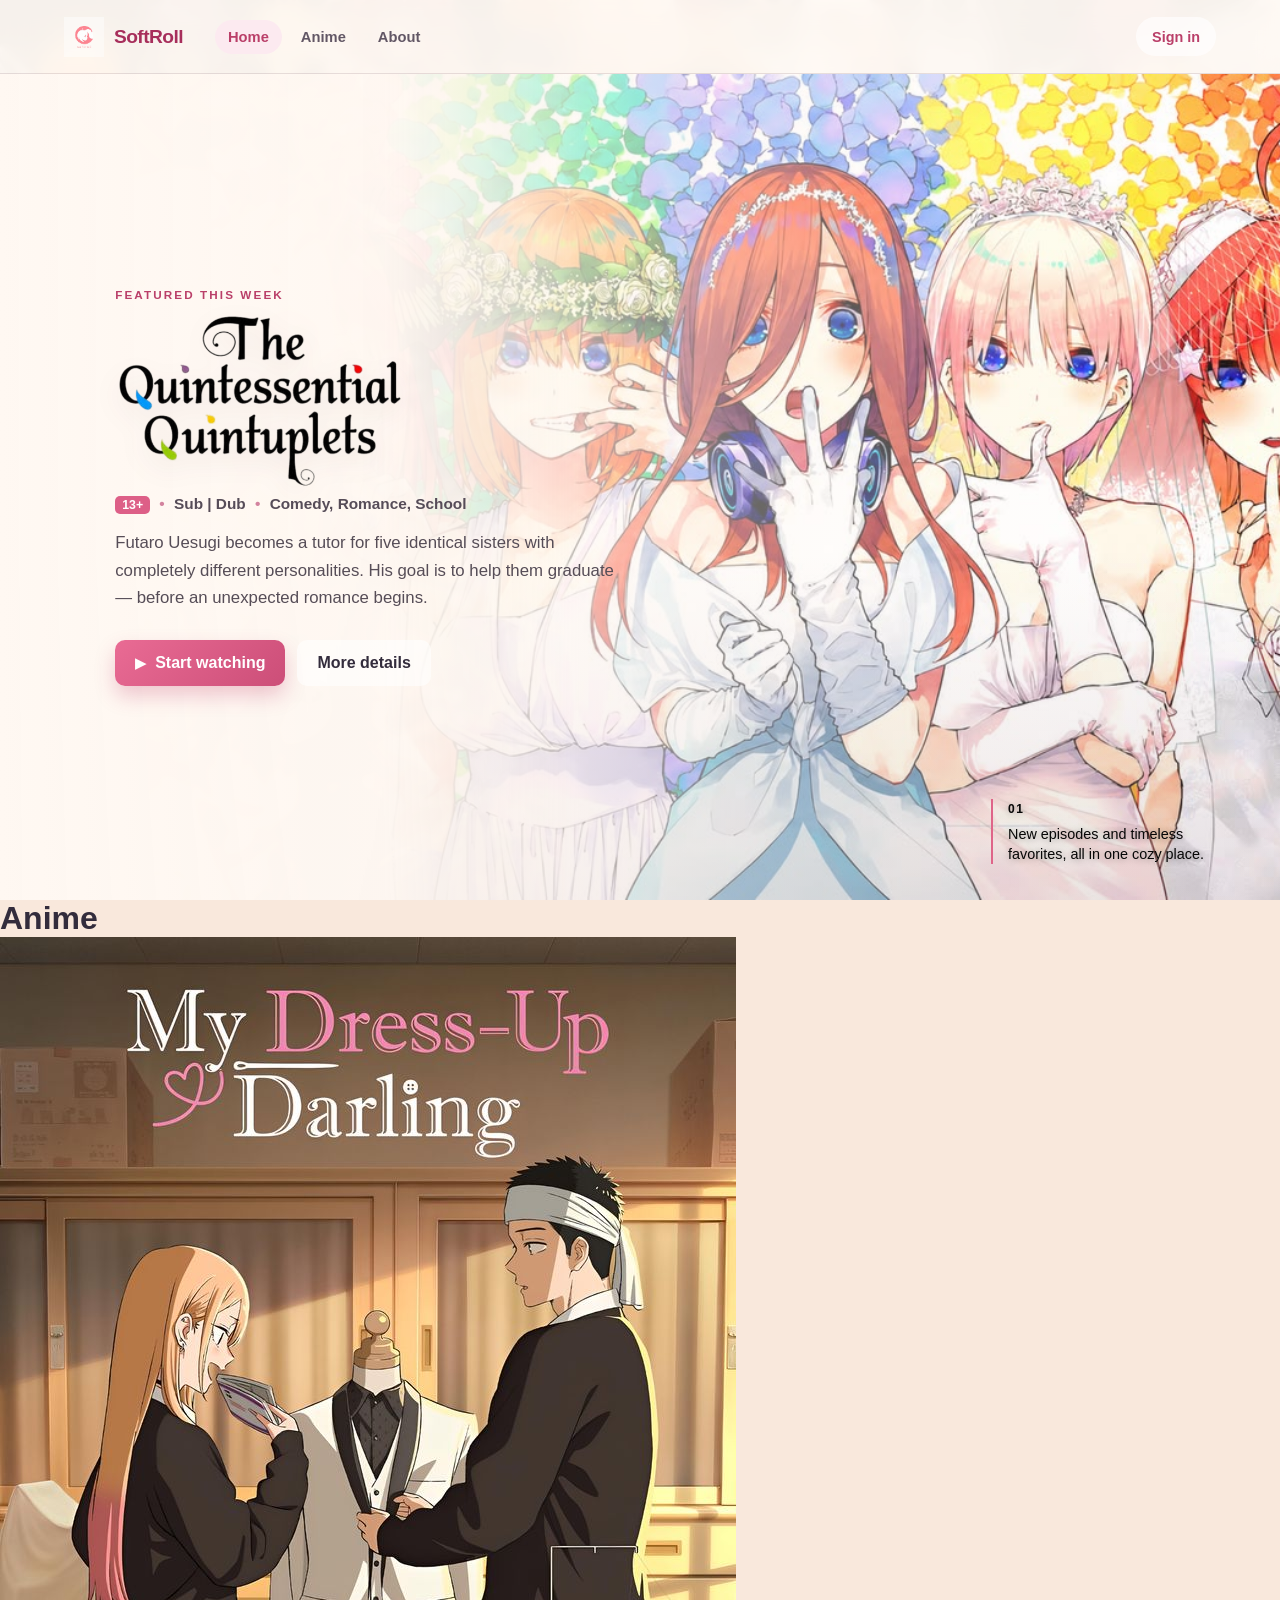
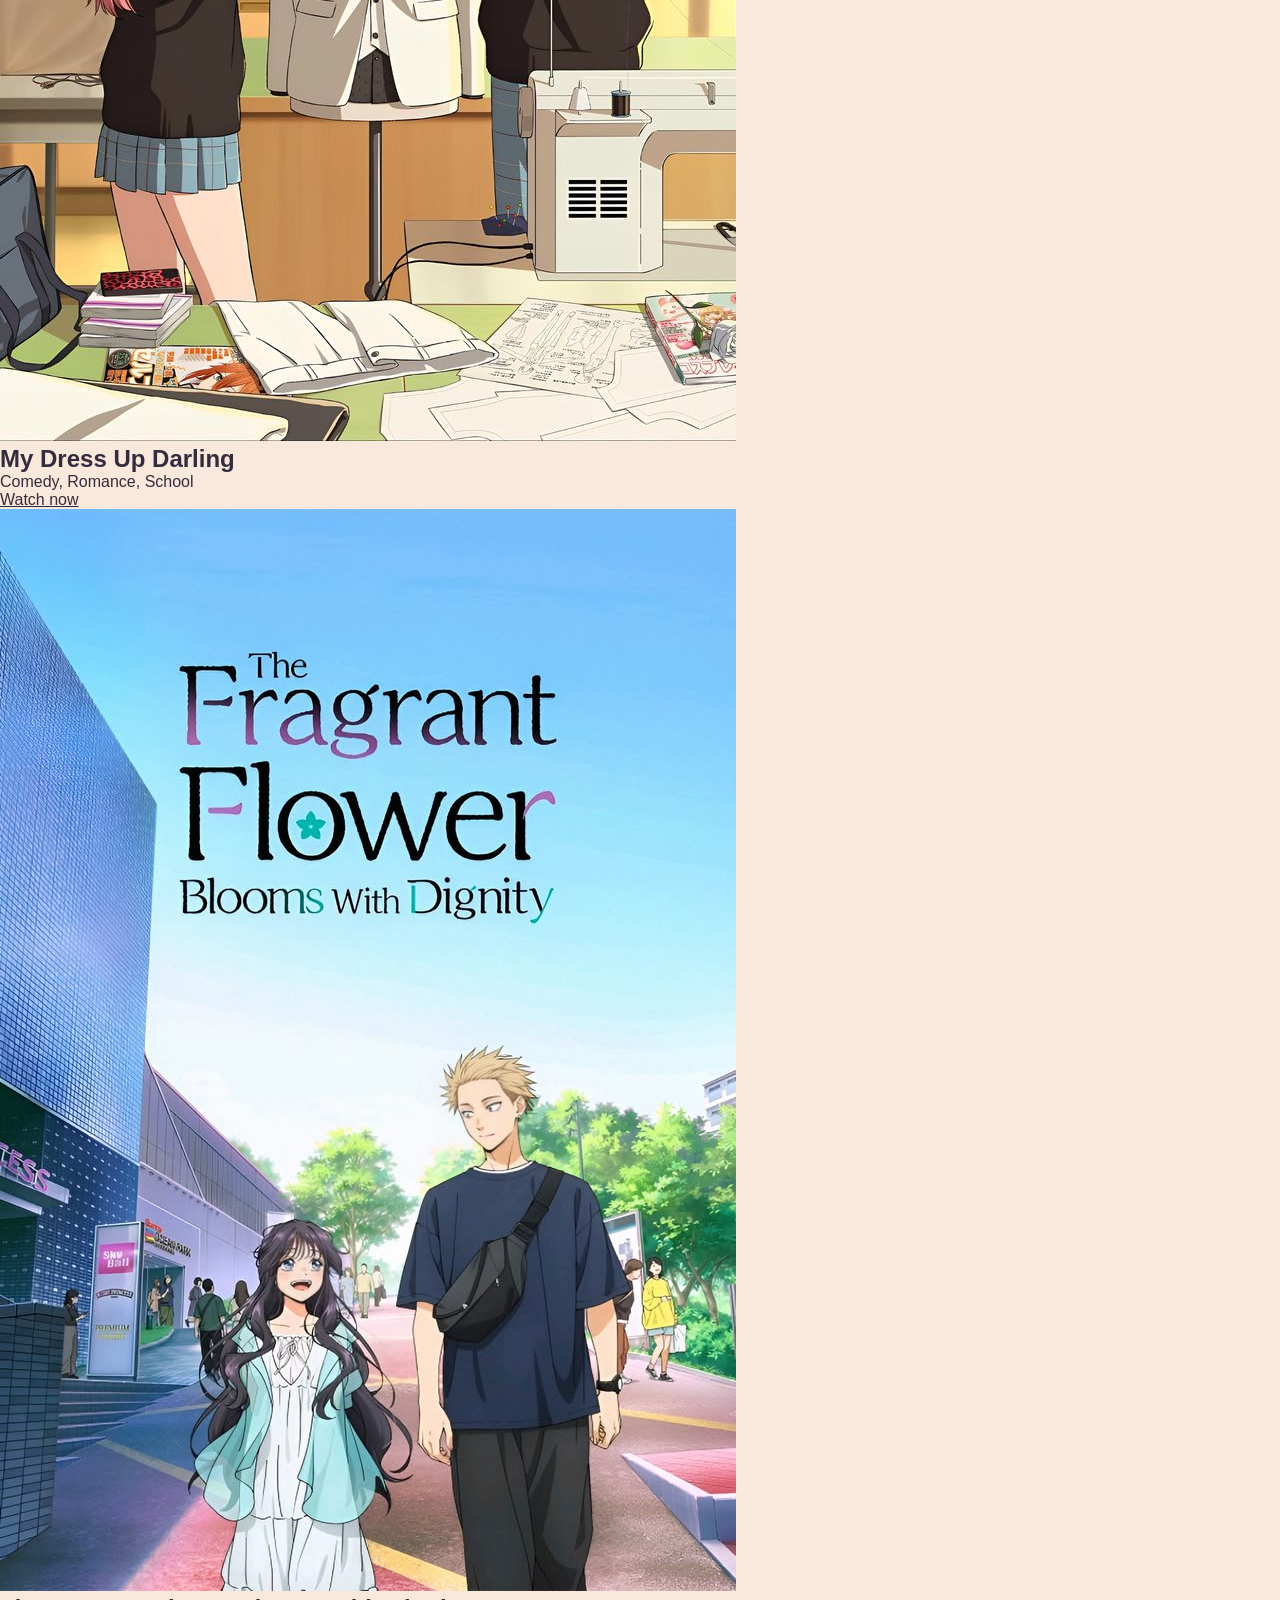
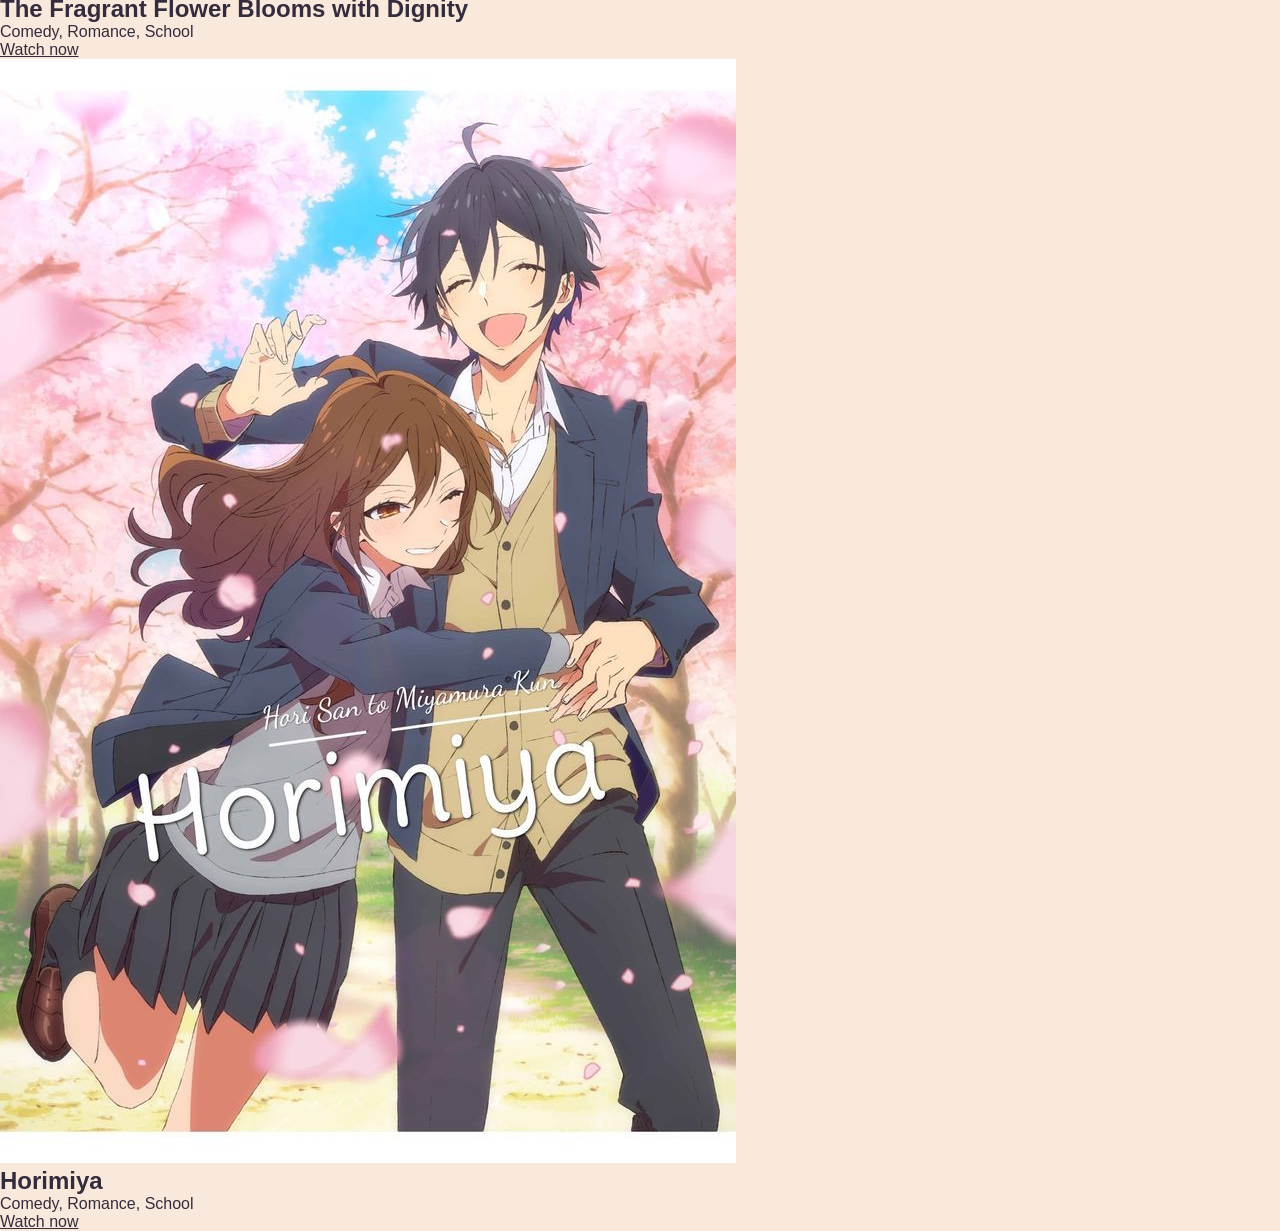
<file: index.html>
<!doctype html>
<html lang="en">
  <head>
    <meta charset="UTF-8" />
    <meta name="viewport" content="width=device-width, initial-scale=1.0" />
    <title>SoftRoll — Watch anime, your way</title>
    <link rel="stylesheet" href="style.css" />
    <script src="index.js" defer></script>
  </head>
  <body class="home-page">
    <header class="site-header">
      <nav class="navbar" aria-label="Main navigation">
        <a class="nav-brand" href="index.html"
          ><img src="image/logo.png" alt="SoftRoll" /><span>SoftRoll</span></a
        >
        <ul class="nav-links">
          <li><a class="active" href="index.html">Home</a></li>
          <li><a href="#anime">Anime</a></li>
          <li><a href="#details">About</a></li>
        </ul>
        <div class="nav-actions">
          <a class="account-name" id="accountName" href="dangnhap.html"
            >Sign in</a
          >
        </div>
      </nav>
    </header>
    <main class="featured-anime" id="anime">
      <img
        class="featured-image"
        src="image/gotoubun.jpg"
        alt="The Quintessential Quintuplets"
      />
      <section class="featured-content">
        <p class="eyebrow">FEATURED THIS WEEK</p>
        <img
          class="featured-logo"
          src="image/gotoubunlogo.png"
          alt="The Quintessential Quintuplets"
        />
        <p class="featured-meta">
          <span>13+</span> <b>•</b> Sub | Dub <b>•</b> Comedy, Romance, School
        </p>
        <p class="featured-description">
          Futaro Uesugi becomes a tutor for five identical sisters with
          completely different personalities. His goal is to help them graduate
          — before an unexpected romance begins.
        </p>
        <div class="featured-actions">
          <a href="watch-tqq.html" class="watch-button"
            ><span>▶</span> Start watching</a
          ><a href="#details" class="details-button">More details</a>
        </div>
      </section>
      <aside class="hero-note" id="details">
        <span>01</span>
        <p>New episodes and timeless favorites, all in one cozy place.</p>
      </aside>
    </main>
    <main class="anime" id="animes">
      <h1 class="anime-heading">Anime</h1>
      <section class="anime-grid">
        <div class="anime-card">
          <div class="anime-info">
            <img src="image/mdud.jpg" alt="My Dress Up Darling" />
            <h2>My Dress Up Darling</h2>
            <p>Comedy, Romance, School</p>
            <a href="watch-mdud.html">Watch now</a>
          </div>
        </div>
        <div class="anime-card tff-card">
          <div class="tff">
            <img
              src="image/tff.jpg"
              alt="The Fragrant Flower Blooms with Dignity"
            />
            <h2>The Fragrant Flower Blooms with Dignity</h2>
            <p>Comedy, Romance, School</p>
            <a href="watch-tff.html">Watch now</a>
          </div>
        </div>
        <div class="anime-card horimiya-card">
          <div class="horimiya">
            <img src="image/horimiya.jpg" alt="Horimiya" />
            <h2>Horimiya</h2>
            <p>Comedy, Romance, School</p>
            <a href="watch-horimiya.html">Watch now</a>
          </div>
        </div>
      </section>
    </main>
  </body>
</html>
</file>
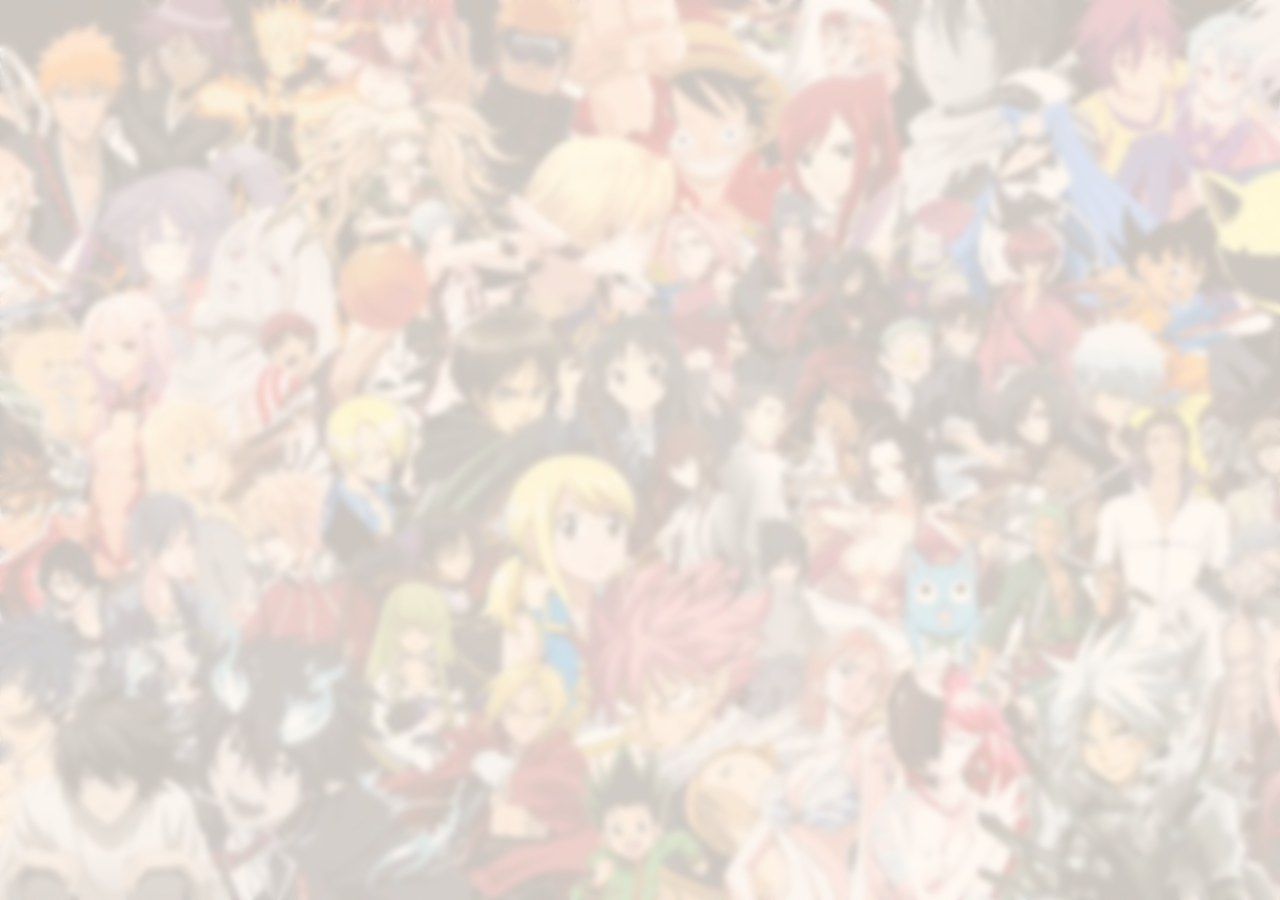
<file: anime.html>
<!DOCTYPE html>
<html lang="en">
<head>
    <meta charset="UTF-8">
    <meta name="viewport" content="width=device-width, initial-scale=1.0">
    <title>SoftRoll - Anime</title>
    <link rel="stylesheet" href="style.css">
</head>
<body>
    
</body>
</html>
</file>
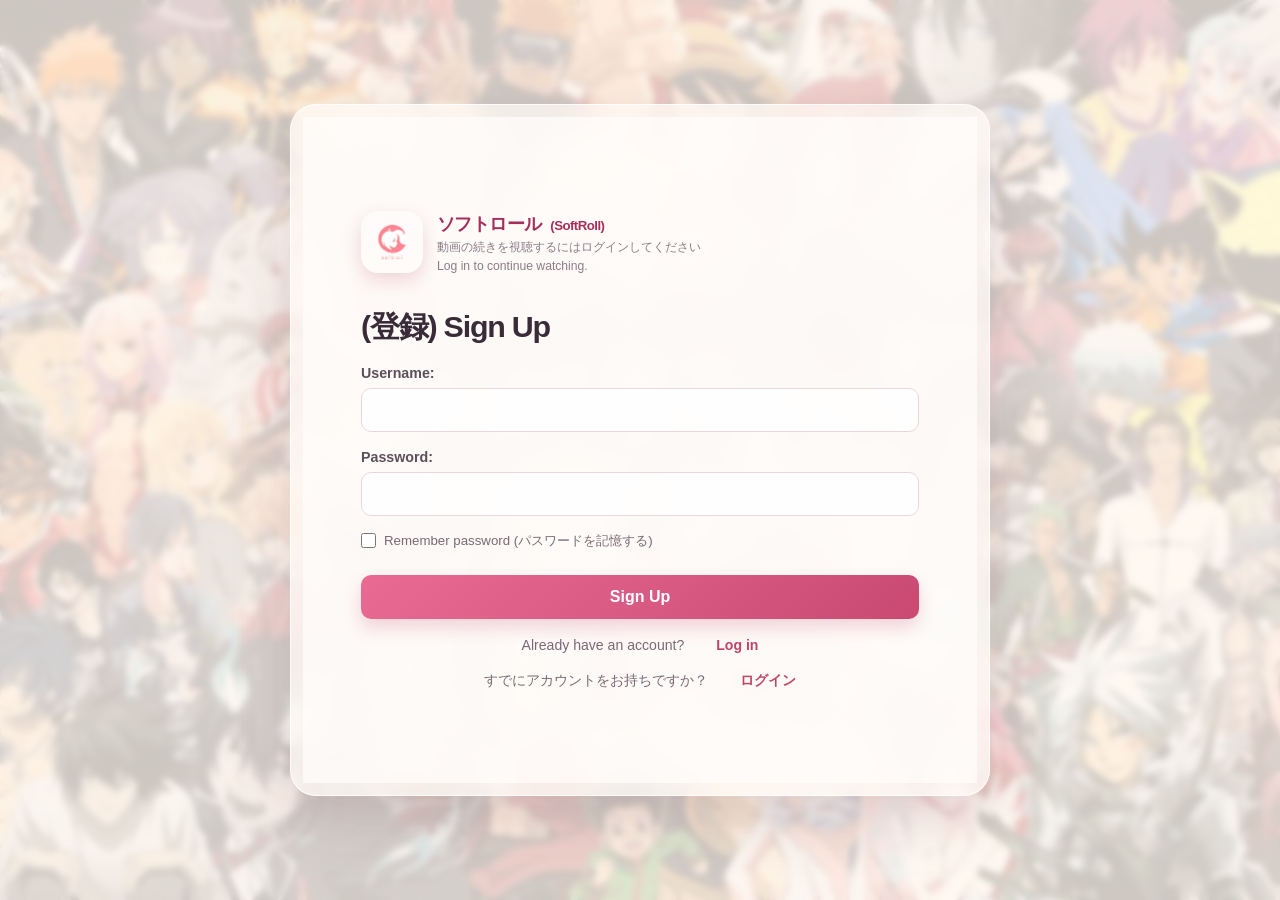
<file: dangky.html>
<!doctype html>
<html lang="en">
  <head>
    <meta charset="UTF-8" />
    <meta name="viewport" content="width=device-width, initial-scale=1.0" />
    <title>SoftRoll</title>
    <link rel="stylesheet" href="style.css" />
  </head>
  <body>
    <div class="container">
      <div class="card">
        <div class="form-panel">
          <div class="logo">
            <img src="image/logo.png" alt="SoftRoll logo" />
            <div class="brand-text">
              <h1>
                <span class="japanese">ソフトロール</span>
                <span class="softroll">(SoftRoll)</span>
              </h1>
              <p>動画の続きを視聴するにはログインしてください</p>
              <p>Log in to continue watching.</p>
            </div>
          </div>
          <h2>(登録) Sign Up</h2>
          <label for="username">Username:</label>
          <input type="text" id="username" name="username" />

          <label for="password">Password:</label>
          <input type="password" id="password" name="password" />

          <label class="remember-label">
            <input type="checkbox" id="registerRemember" /> Remember password
            (パスワードを記憶する)
          </label>

          <button type="button" id="registerButton">Sign Up</button>
          <p class="register-text">
            Already have an account?
            <a href="dangnhap.html">Log in</a>
          </p>
          <p class="register-text">
            すでにアカウントをお持ちですか？
            <a href="dangnhap.html"> ログイン</a>
          </p>
        </div>

      </div>
    </div>
    <script src="auth.js"></script>
  </body>
</html>
</file>
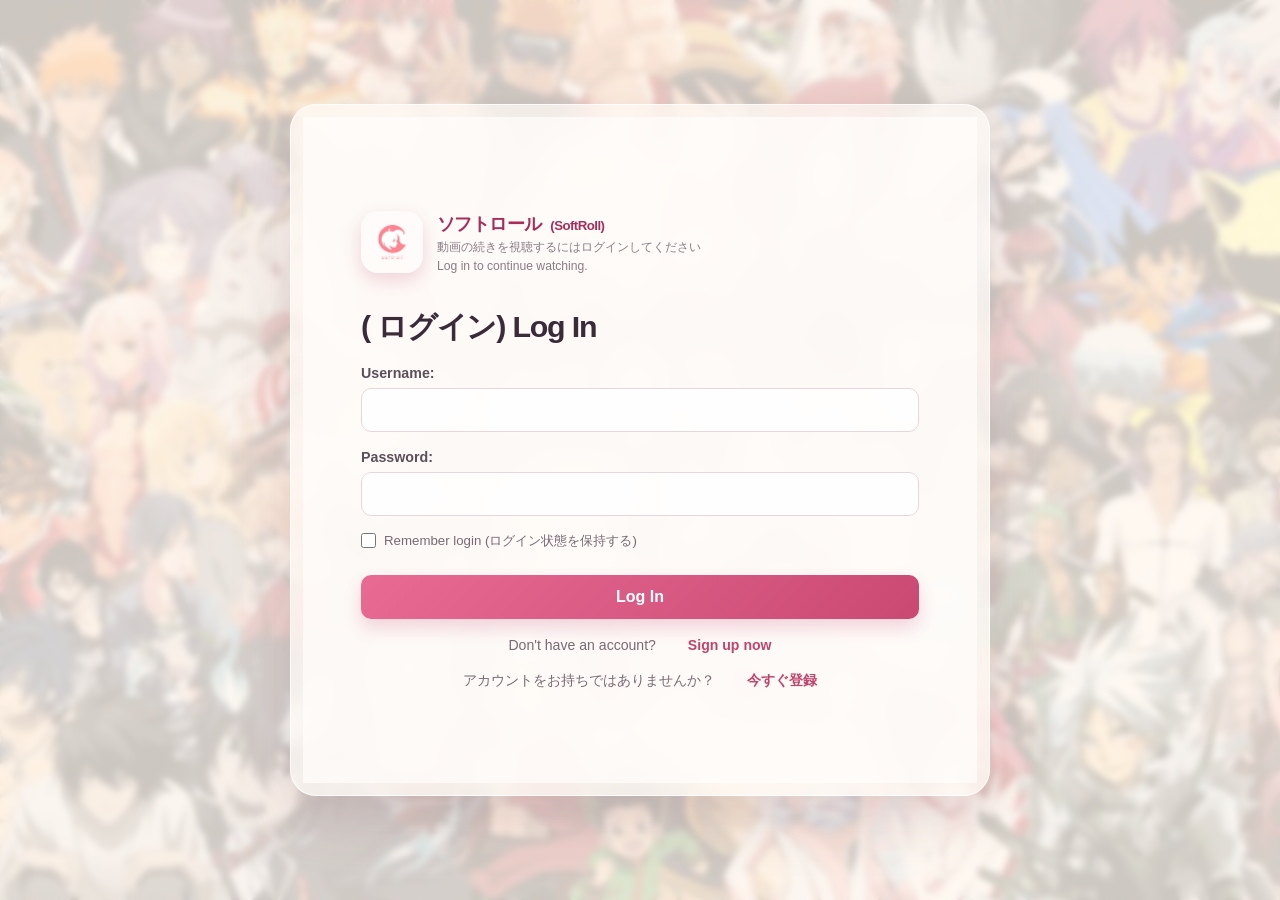
<file: dangnhap.html>
<!doctype html>
<html lang="en">
  <head>
    <meta charset="UTF-8" />
    <meta name="viewport" content="width=device-width, initial-scale=1.0" />
    <title>SoftRoll</title>
    <link rel="stylesheet" href="style.css" />
    <script src="index.js"></script>
  </head>
  <body>
    <div class="container">
      <div class="card">
        <div class="form-panel">
          <div class="logo">
            <img src="image/logo.png" alt="SoftRoll logo" />
            <div class="brand-text">
              <h1>
                <span class="japanese">ソフトロール</span>
                <span class="softroll">(SoftRoll)</span>
              </h1>

              <p>動画の続きを視聴するにはログインしてください</p>
              <p>Log in to continue watching.</p>
            </div>
          </div>
          <h2>( ログイン) Log In</h2>
          <label for="username">Username:</label>
          <input type="text" id="username" name="username" />

          <label for="password">Password:</label>
          <input type="password" id="password" name="password" />

          <label class="remember-label">
            <input type="checkbox" id="rememberMe" /> Remember login
            (ログイン状態を保持する)
          </label>
          <button type="button" id="loginButton">Log In</button>
          <p class="register-text">
            Don't have an account?
            <a href="dangky.html">Sign up now</a>
          </p>
          <p class="register-text">
            アカウントをお持ちではありませんか？
            <a href="dangky.html">今すぐ登録</a>
          </p>
        </div>

      </div>
    </div>
    <script src="auth.js"></script>
  </body>
</html>
</file>
<file: style.css>
:root  {
   --ink: #332c3c;
   --muted: #726879;
   --cream: #fff9f3;
   --pink: #dd5f87;
   --pink-dark: #ba3f69;
   --line: rgba(93, 56, 76, .14);
   --primary-gradient: linear-gradient(135deg, #e96b94, #c94973);
   --primary-gradient-hover: linear-gradient(135deg, #d95682, #ad365e);
   --primary-shadow: 0 9px 18px rgba(192,53,101,.2);
}


*  {
   box-sizing: border-box;
   margin: 0;
   padding: 0;
}


html  {
   min-height: 100%;
   scroll-behavior: smooth;
}


body  {
   min-height: 100vh;
   color: var(--ink);
   font-family: "Segoe UI", Arial, sans-serif;
   background: #f9e8dc url("image/background.jpg") center/cover fixed;
}


body::before  {
   content: "";
   position: fixed;
   inset: 0;
   z-index: -1;
   background: rgba(255, 248, 241, .8);
   backdrop-filter: blur(3px);
}


a  {
   color: inherit;
   border: none !important;
}



.site-header  {
   position: relative;
   z-index: 10;
}


.navbar  {
   min-height: 74px;
   display: flex;
   align-items: center;
   gap: 32px;
   padding: 12px clamp(22px, 5vw, 76px);
   border-bottom: 1px solid var(--line);
   background: rgba(255, 250, 246, .82);
   backdrop-filter: blur(14px);
}

.nav-brand  {
   border: none !important;
   display: inline-flex;
   align-items: center;
   gap: 10px;
   color: #a72e5b;
   font-size: 1.2rem;
   font-weight: 800;
   letter-spacing: -.03em;
   text-decoration: none;
}


.nav-brand img  {
   width: 40px;
   height: 40px;
   object-fit: cover;
;
}


.nav-links  {
   display: flex;
   gap: 6px;
   list-style: none;
}


.nav-links a  {
   display: block;
   padding: 9px 13px;
   border-radius: 999px;
   color: #625765;
   font-size: .92rem;
   font-weight: 650;
   text-decoration: none;
   transition: .2s ease;
}


.nav-links a:hover, .nav-links .active  {
   color: var(--pink-dark);
   background: #fceaf0;
}


.nav-actions  {
   margin-left: auto;
}


.account-name  {
   display: inline-flex;
   min-height: 39px;
   align-items: center;
   padding: 0 16px;
   border: 1px solid #f0bfd0;
   border-radius: 999px;
   color: var(--pink-dark);
   background: rgba(255,255,255,.65);
   font-weight: 700;
   font-size: .9rem;
   text-decoration: none;
}



.featured-anime  {
   position: relative;
   min-height: calc(100vh - 74px);
   display: flex;
   align-items: center;
   overflow: hidden;
   isolation: isolate;
}


.featured-anime::before  {
   content: "";
   position: absolute;
   z-index: 1;
   inset: 0;
   background: linear-gradient(90deg, rgba(255,248,242,1) 0%, rgba(255,248,242,.96) 30%, rgba(255,248,242,.44) 57%, rgba(255,248,242,.04) 100%), linear-gradient(0deg, rgba(87,42,60,.14), transparent 42%);
}


.featured-image  {
   position: absolute;
   z-index: 0;
   right: 0;
   top: 0;
   width: 76%;
   height: 100%;
   object-fit: cover;
   object-position: center;
   mask-image: linear-gradient(to left, #000 72%, transparent);
   background: blur(0px 10px 0px);
}


.featured-content  {
   position: relative;
   z-index: 2;
   width: min(545px, 46vw);
   margin-left: clamp(28px, 9vw, 150px);
   padding: 40px 0;
}


.eyebrow  {
   margin-bottom: 11px;
   color: var(--pink-dark);
   font-size: .73rem;
   font-weight: 800;
   letter-spacing: .18em;
}


.featured-logo  {
   display: block;
   width: min(390px, 100%);
   height: 178px;
   object-fit: contain;
   object-position: left center;
   filter: drop-shadow(0 10px 12px rgba(73, 35, 50, .09));
}


.featured-meta  {
   margin-top: 5px;
   color: #564c58;
   font-size: .96rem;
   font-weight: 600;
}


.featured-meta b  {
   margin: 0 5px;
   color: #d3839e;
}


.featured-meta span  {
   display: inline-block;
   padding: 2px 7px;
   border-radius: 5px;
   color: white;
   background: var(--pink);
   font-size: .77rem;
}


.featured-description  {
   max-width: 500px;
   margin-top: 15px;
   color: #564d57;
   font-size: 1.05rem;
   line-height: 1.65;
}


.featured-actions  {
   display: flex;
   flex-wrap: wrap;
   gap: 12px;
   margin-top: 28px;
}


.watch-button, .details-button  {
   display: inline-flex;
   min-height: 46px;
   align-items: center;
   justify-content: center;
   padding: 0 20px;
   border-radius: 10px;
   font-weight: 800;
   text-decoration: none;
   transition: transform .2s, box-shadow .2s, background .2s;
}


.watch-button  {
   gap: 9px;
   color: white;
   background: linear-gradient(135deg, #e96b94, #cc4e78);
   box-shadow: 0 10px 20px rgba(192, 53, 101, .25);
}


.watch-button:hover  {
   transform: translateY(-2px);
   box-shadow: 0 13px 25px rgba(192, 53, 101, .32);
}


.watch-button span  {
   font-size: .85rem;
}

.details-button  {
   border: 1px solid #e3cfd4;
   background: rgba(255,255,255,.58);
}

.details-button:hover  {
   background: white;
}


.hero-note  {
   position: absolute;
   z-index: 2;
   right: clamp(25px, 5vw, 84px);
   bottom: 36px;
   width: min(225px, 24vw);
   padding-left: 15px;
   border-left: 2px solid #df6589;
   color: white;
   text-shadow: 0 1px 7px rgba(0,0,0,.34);
}

.hero-note span  {
   color: #070707;
   font-size: .75rem;
   font-weight: 800;
   letter-spacing: .14em;
}

.hero-note p  {
   margin-top: 7px;
   line-height: 1.4;
   font-size: .9rem;
   color: #070707 !important;
}



.watch-page  {
   min-height: calc(100vh - 74px);
   height: 200%;
   padding: 50px 0 20vh;
   background: linear-gradient(135deg, rgba(255,248,243,.82), rgba(249,217,225,.6));
}

.back-link  {
   display: inline-block;
   margin-bottom: 25px;
   color: #9d385c;
   font-weight: 750;
   text-decoration: none;
   margin-left: 28px;
}

.player-card  {
   width: min(1050px, 100%);
   margin: 0 auto;
   padding: clamp(18px, 3vw, 34px);
   border: 1px solid rgba(255,255,255,.75);
   border-radius: 22px;
   background: rgba(255,255,255,.57);
   box-shadow: 0 18px 50px rgba(95,43,63,.14);
   backdrop-filter: blur(12px);
}

.player-heading h1  {
   margin-bottom: 20px;
   font-size: clamp(1.4rem, 3vw, 2.15rem);
   letter-spacing: -.04em;
}

.player-card video  {
   display: block;
   width: 100%;
   border-radius: 13px;
   background: #1b1720;
   aspect-ratio: 16 / 9;
}

.player-footer  {
   display: flex;
   justify-content: space-between;
   gap: 16px;
   padding-top: 17px;
   color: #746473;
   font-size: .9rem;
   font-weight: 650;
}

.player-footer span:first-child  {
   color: #c84872;
}



/* Auth pages */
body:not(.home-page)  {
   display: grid;
   place-items: center;
   padding: 28px;
}

.container  {
   width: min(700px, 100%);
   min-height: min(690px, calc(100vh - 56px));
   padding: 12px;
   border: 1px solid rgba(255,255,255,.8);
   border-radius: 26px;
   background: rgba(255,250,246,.72);
   box-shadow: 0 22px 60px rgba(100,49,69,.18);
   backdrop-filter: blur(15px);
}

.card  {
   min-height: 666px;
   height: 100%;
   display: grid;
   grid-template-columns: 1fr;

.form-panel  {
   display: flex;
   flex-direction: column;
   justify-content: center;
   padding: 30px clamp(28px, 5vw, 58px);
   background: rgba(255,253,250,.74);
}

.logo  {
   display: flex;
   align-items: center;
   gap: 14px;
   margin-bottom: 34px;
}

.logo img  {
   width: 62px;
   height: 62px;
   border-radius: 17px;
   object-fit: cover;
   box-shadow: 0 7px 18px rgba(174,57,95,.2);
}

.brand-text h1  {
   color: #a72e5b;
   font-size: 1.15rem;
   letter-spacing: -.03em;
}

.brand-text h1 .softroll  {
   margin-left: 4px;
   font-size: .83rem;
   font-weight: 600;
}

.brand-text p  {
   margin-top: 3px;
   color: #897b86;
   font-size: .76rem;
}

.form-panel h2  {
   color: #3a2b39;
   font-size: 1.9rem;
   letter-spacing: -.04em;
}

.form-intro  {
   margin: 7px 0 8px;
   color: var(--muted);
   font-size: .93rem;
}

label  {
   margin-top: 17px;
   color: #5b4f5a;
   font-size: .89rem;
   font-weight: 700;
}

input  {
   width: 100%;
   margin-top: 7px;
   padding: 12px 13px;
   border: 1px solid #e8d6dc;
   border-radius: 10px;
   outline: none;
   background: rgba(255,255,255,.8);
   color: var(--ink);
   font: inherit;
   transition: border .2s, box-shadow .2s;
}

input:focus  {
   border-color: #dd7796;
   box-shadow: 0 0 0 3px rgba(221,95,135,.13);
}

.remember-label  {
   display: flex;
   align-items: center;
   gap: 8px;
   margin-top: 16px;
   color: #786a75;
   font-size: .83rem;
   font-weight: 500;
}

.remember-label input  {
   width: 15px;
   height: 15px;
   margin: 0;
   accent-color: var(--pink);
}

button  {
   width: 100%;
   margin-top: 25px;
   padding: 13px;
   border: 0;
   border-radius: 10px;
   color: white;
   background: var(--primary-gradient);
   box-shadow: var(--primary-shadow);
   font: inherit;
   font-weight: 750;
   cursor: pointer;
   transition: transform .2s, box-shadow .15s;
}

button:hover  {
   box-shadow: 0 12px 24px rgba(192,53,101,.24);
}

.register-text  {
   margin-top: 18px;
   color: #786a75;
   font-size: .88rem;
   text-align: center;
   border: none !important;
}

.register-text a  {
   color: #c0436b;
   font-weight: 800;
   text-decoration: none;
      border: none !important;
}

.image-panel  {
   overflow: hidden;
   position: relative;
}

.image-panel::after  {
   position: absolute;
   left: 28px;
   bottom: 28px;
   color: white;
   font-size: 1.5rem;
   font-weight: 800;
   text-shadow: 0 3px 13px rgba(0,0,0,.5);
}

.image-panel img  {
   width: 100%;
   height: 100%;
   object-fit: cover;
}


@media (max-width: 760px)  {
   .navbar  {
     flex-wrap: wrap;
     gap: 12px;
     padding: 11px 18px;
  }

  .nav-links  {
     order: 3;
     width: 100%;
     justify-content: space-between;
  }

  .featured-anime  {
     align-items: flex-end;
     min-height: calc(100vh - 119px);
  }

  .featured-anime::before  {
     background: linear-gradient(0deg, rgba(255,248,242,1) 8%, rgba(255,248,242,.9) 48%, rgba(255,248,242,.1) 100%);
  }

  .featured-image  {
     width: 100%;
     height: 100%;
     mask-image: none;
  }

  .featured-content  {
     width: 100%;
     margin: 0;
     padding: 180px 28px 60px;
  }

  .featured-logo  {
     height: 130px;
  }

  .hero-note  {
     display: none;
  }

  .card  {
     grid-template-columns: 1fr;
     min-height: auto;
  }

  .container  {
     min-height: auto;
  }

  .image-panel  {
     display: none;
  }

  .form-panel  {
     min-height: 620px;
  }

  .watch-page  {
     min-height: calc(100vh - 119px);
  }

  .player-footer  {
     flex-direction: column;
  }
}

.ss2 {
   max-width: 125px;
   position: absolute;
   left: 400px;
}

.movie {
   max-width: 125px;
   position: absolute;
   left: 550px;
}

.special {
   max-width: 125px;
   position: absolute;
   left: 700px;
}

.special2 {
   max-width: 125px;
   position: absolute;
   left: 850px;
}

.ss1 {
   max-width: 125px;
   position: absolute;
   left: 250px;
}

/* My Dress-Up Darling card */
.anime {
   padding: clamp(48px, 7vw, 88px) clamp(24px, 6vw, 90px);
   background: linear-gradient(135deg, #fff8f3 0%, #f9d9e1 100%);
}

.anime-heading {
   margin: 0 0 28px;
   color: #5e2940;
   font-size: clamp(2rem, 4vw, 3.2rem);
   letter-spacing: -.05em;
}

.anime-grid {
   display: grid;
   grid-template-columns: repeat(auto-fit, minmax(220px, 260px));
   gap: 24px;
}

.anime-card {
   overflow: hidden;
   display: flex;
   border: 1px solid rgba(198, 93, 130, .18);
   border-radius: 18px;
   background: rgba(255, 255, 255, .8);
   box-shadow: 0 14px 32px rgba(103, 47, 70, .14);
   transition: transform .25s ease, box-shadow .25s ease;
}

.anime-card:hover {
   transform: translateY(-7px);
   box-shadow: 0 22px 40px rgba(103, 47, 70, .22);
}

.tff-card {
   border-color: rgba(126, 91, 169, .25);
}

.anime-info img {
   display: block;
   width: 100%;
   aspect-ratio: 2 / 3;
   object-fit: cover;
}

.anime-info,
.tff {
   display: flex;
   flex-direction: column;
   width: 100%;
}

.anime-info h2 {
   margin: 18px 18px 7px;
   color: #57263b;
   font-size: 1.15rem;
   line-height: 1.25;
}

.anime-info p {
   margin: 0 18px 18px;
   color: #896879;
   font-size: .9rem;
}

.anime-info a {
   display: block;
   margin: auto 18px 18px;
   padding: 11px 14px;
   border: 0;
   border-radius: 9px;
   color: #fff;
   background: var(--primary-gradient);
   font-weight: 800;
   text-align: center;
   text-decoration: none;
}

.anime-info a:hover {
   background: var(--primary-gradient-hover);
}

.tff img {
   display: block;
   width: 100%;
   aspect-ratio: 2 / 3;
   object-fit: cover;
}

.tff h2 {
   margin: 18px 18px 7px;
   color: #4c355f;
   font-size: 1.15rem;
   line-height: 1.25;
}

.tff p {
   margin: 0 18px 18px;
   color: #806f8e;
   font-size: .9rem;
}

.tff a {
   display: block;
   margin: auto 18px 18px;
   padding: 11px 14px;
   border-radius: 9px;
   color: #fff;
   background: var(--primary-gradient);
   font-weight: 800;
   text-align: center;
   text-decoration: none;
}

.tff a:hover {
   background: var(--primary-gradient-hover);
}

a {
   text-decoration: none;
   color: #ffa26d;
   font-weight: 750;
   margin-left: 28px;
   border: 1px solid #ffa26d;
}


.horimiya img {
   display: block;
   width: 100%;
   aspect-ratio: 2 / 3;
   object-fit: cover;
   height: 72%;
}

.horimiya h2 {
   margin: 18px 18px 7px;
   color: #57263b;
   font-size: 1.15rem;
   line-height: 1.25;
}

.horimiya p {
   margin: 0 18px 18px;
   color: #806f8e;
   font-size: .9rem;
}

.horimiya a {
   display: block;
   margin: auto 18px 18px;
   padding: 11px 14px;
   border-radius: 9px;
   color: #fff;
   background: var(--primary-gradient);
   font-weight: 800;
   text-align: center;
   text-decoration: none;
}

.horimiya a:hover {
   background: var(--primary-gradient-hover);
}

a {
   text-decoration: none;
   color: #9d385c;
   font-weight: 750;
   margin-left: 28px;
   border: 1px solid #9d385c;
}
</file>
